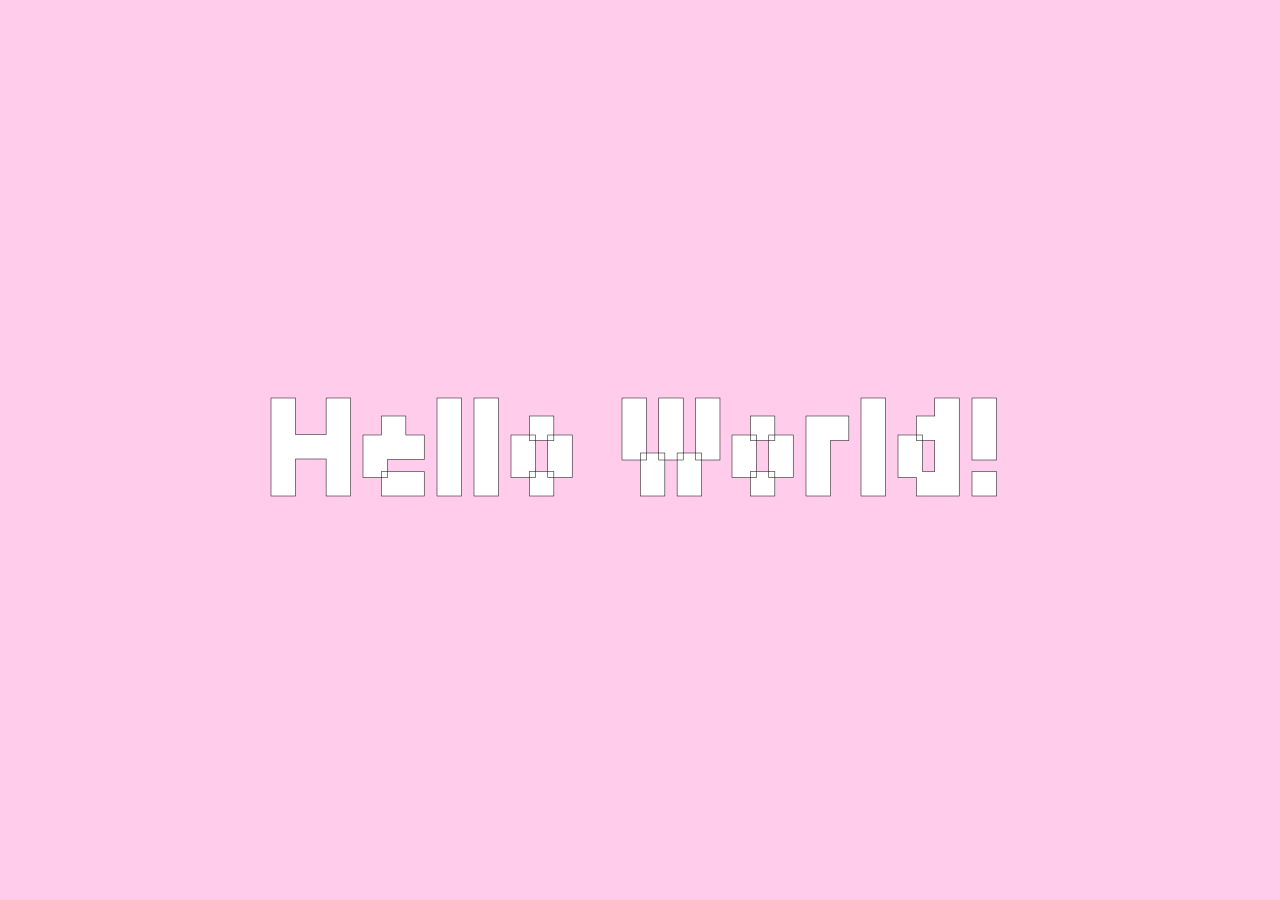
<file: index.html>
<!DOCTYPE html>
<html lang="en">
<head>
    <meta charset="UTF-8">
    <meta name="viewport" content="width=device-width, initial-scale=1.0">
    <title>Hello World estilizado</title>

    <link rel="preconnect" href="https://fonts.googleapis.com">
    <link rel="preconnect" href="https://fonts.gstatic.com" crossorigin>
    <link href="https://fonts.googleapis.com/css2?family=Tiny5&display=swap" rel="stylesheet">

    <link rel="stylesheet" href="style.css">

</head>
<body>
    <h1>Hello World!</h1>
</body>
</html>
</file>
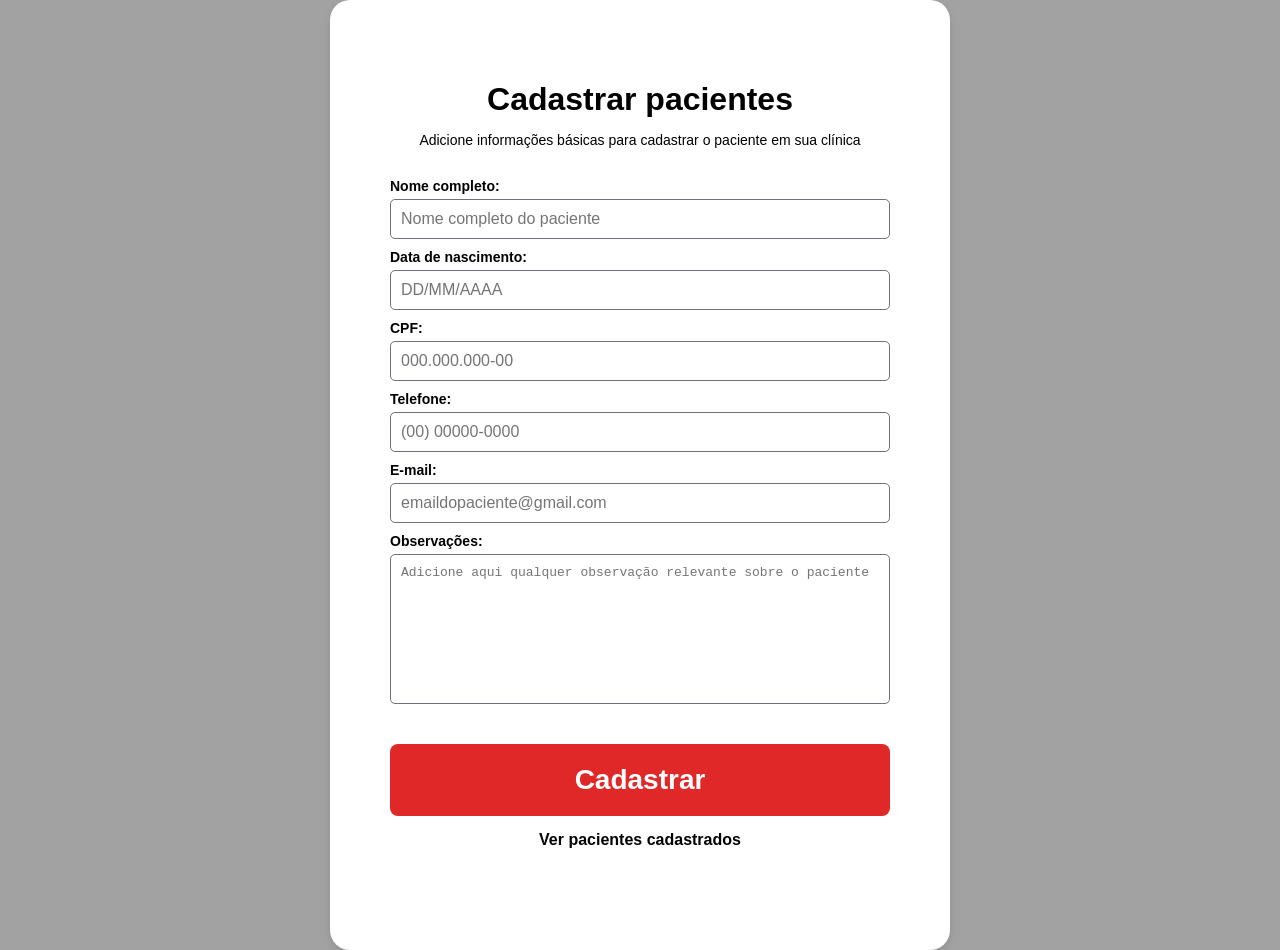
<file: Atividade 4/index.html>
<!DOCTYPE html>
<html lang="pt-BR">
<head>
    <meta charset="UTF-8">
    <meta name="viewport" content="width=device-width, initial-scale=1.0">
    <title>Cadastro de pacientes</title>
    <link rel="stylesheet" href="style.css">
</head>
<body>
    <div class="card-container">
        <header>
            <h1>Cadastrar pacientes</h1>
            <p>Adicione informações básicas para cadastrar o paciente em sua clínica</p>
        </header>
        <form id="form-cadastro">
            <div class = "input-group">
                <label for = "nome_completo">Nome completo:</label>
                <input type="text" id="nome_completo" required placeholder="Nome completo do paciente">
            </div>

            <div class = "input-group">
                <label for = "data_nascimento"> Data de nascimento: </label>
                <input
                    type="text"
                    id="data_nascimento"
                    required
                    placeholder="DD/MM/AAAA"
                    pattern="\d{2}/\d{2}/\d{4}"
                    title="Digite a data no formato DD/MM/AAAA"
                >
            </div>

            <div class = "input-group">
                <label for = "cpf">CPF:</label>
                <input type = "text" id="cpf" required placeholder="000.000.000-00">
            </div>

            <div class = "input-group">
                <label for = "telefone">Telefone:</label>
                <input type = "tel" id="telefone" required placeholder="(00) 00000-0000">
            </div>

            <div class = "input-group">
                <label for = "email">E-mail:</label>
                <input type = "email" id="email" required placeholder="emaildopaciente@gmail.com">
            </div>

            <div class = "input-group">
                <label for = "observacoes">Observações:</label>
                <textarea id="observacoes" placeholder="Adicione aqui qualquer observação relevante sobre o paciente"></textarea>
            </div>

            <button type="submit">Cadastrar</button>
        </form>

        <a href="lista.html" class="link-botao">Ver pacientes cadastrados</a>

    </div>

    <script src="script.js"></script>

</body>
</html>
</file>
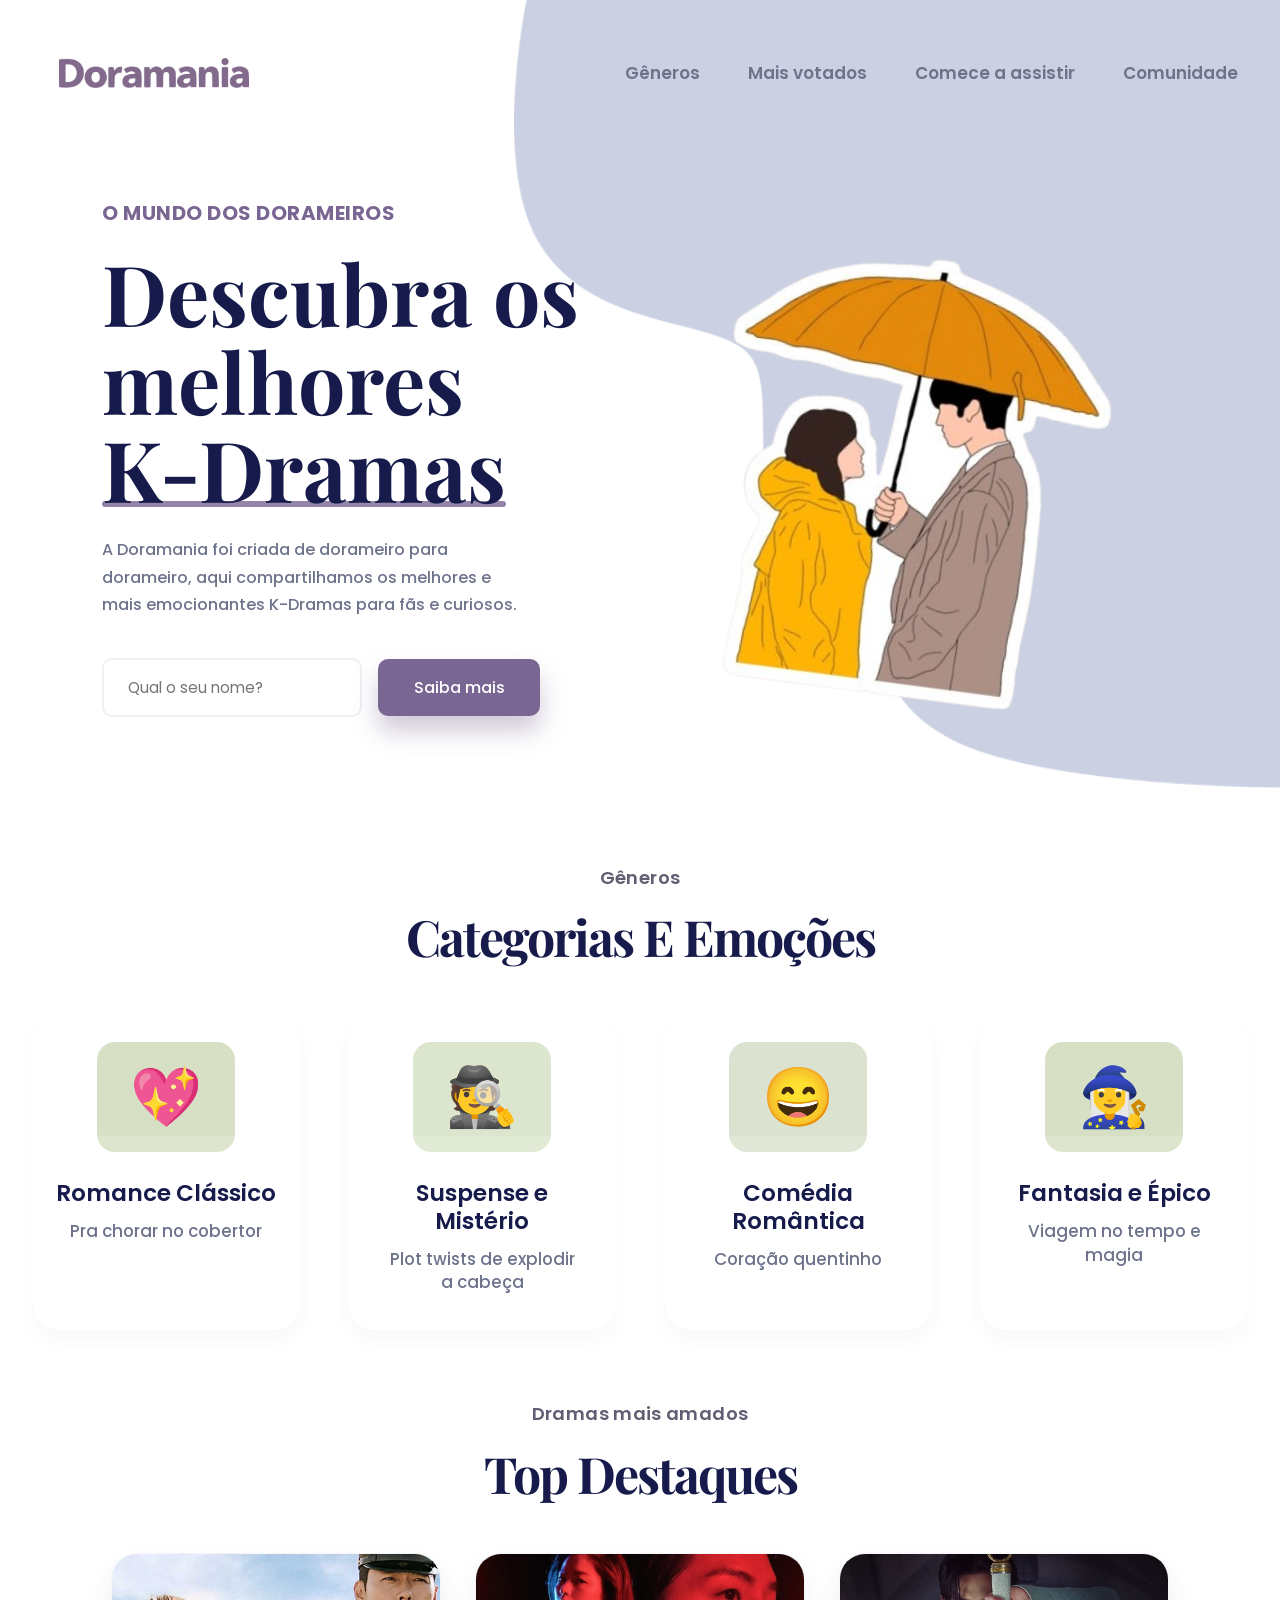
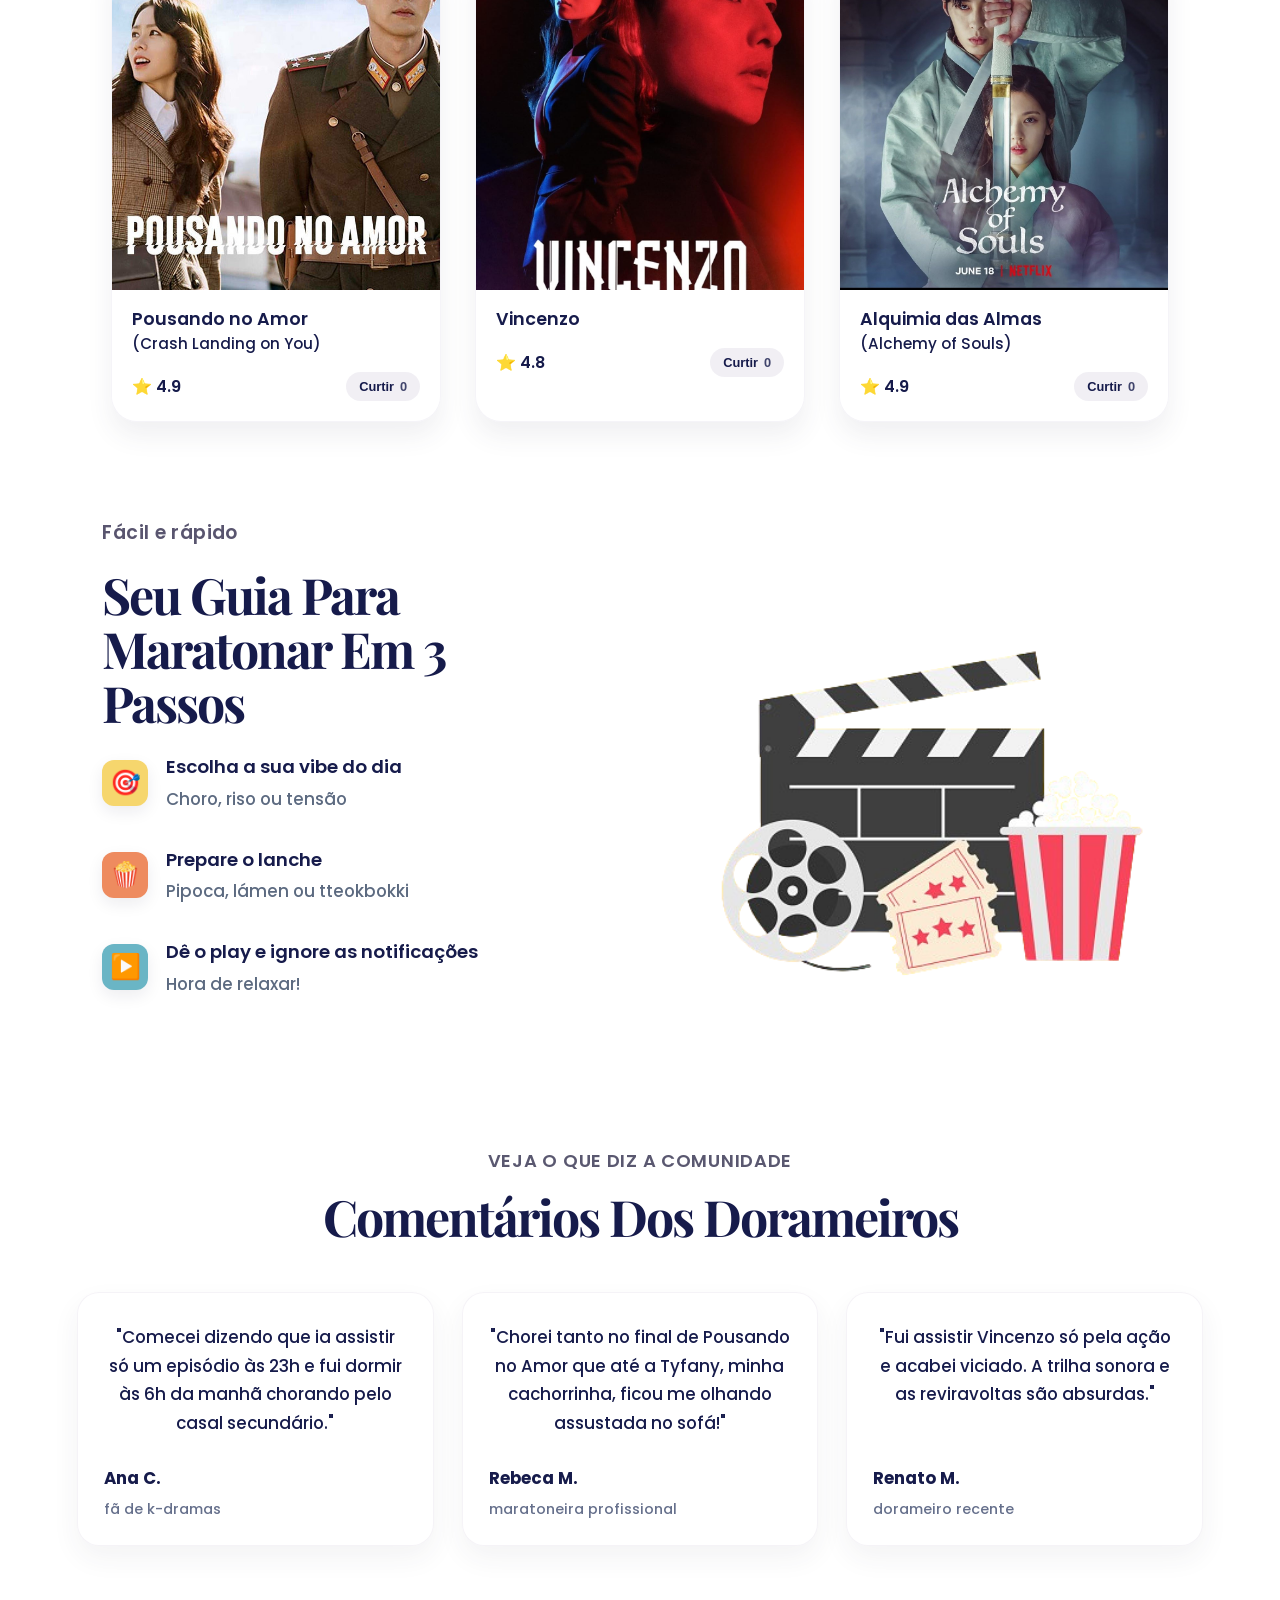
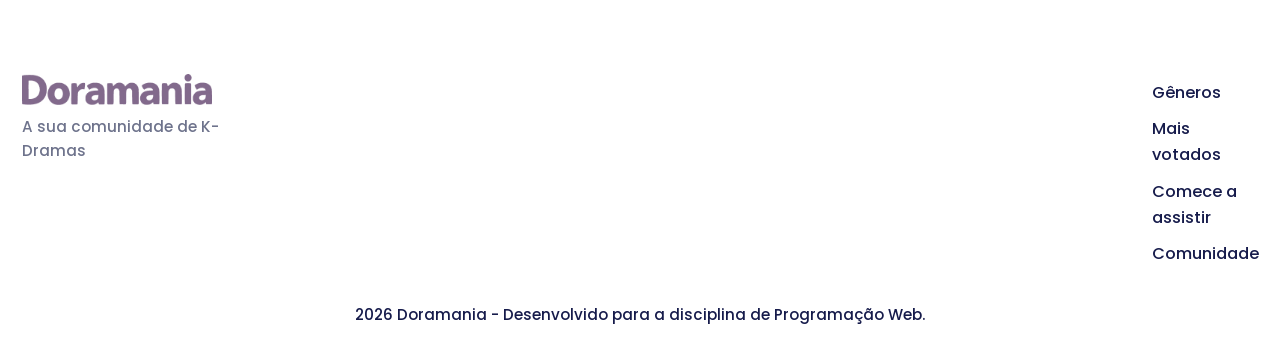
<file: Atividade_landing_page/index.html>
<!DOCTYPE html>
<html lang="pt-BR">
  <head>
    <meta charset="UTF-8" />
    <meta name="viewport" content="width=device-width, initial-scale=1.0" />
    <title>Doramania | O Mundo dos K-Dramas</title>

    <!-- Estilos e fontes do projeto -->
    <link rel="stylesheet" href="style.css" />
    <link rel="preconnect" href="https://fonts.googleapis.com" />
    <link rel="preconnect" href="https://fonts.gstatic.com" crossorigin />
    <link
      href="https://fonts.googleapis.com/css2?family=Playfair+Display:wght@700&family=Poppins:wght@400;500;600;700&display=swap"
      rel="stylesheet"
    />
  </head>

  <body>
    <!-- Cabeçalho da landing page -->
    <header class="navbar">
      <div class="logo" aria-label="Doramania logo">
        <img
          class="logo-image"
          src="imagens/doramania_logo.jpg"
          alt="Doramania"
          style="width: 190px; height: auto; display: block;"
        />
      </div>

      <nav class="nav-links" aria-label="Navegação principal">
        <a href="#generos">Gêneros</a>
        <a href="#destaques">Mais votados</a>
        <a href="#guia">Comece a assistir</a>
        <a href="#comunidade">Comunidade</a>
      </nav>

      <div class="nav-acoes">
        <button id="btn-tema" class="btn-outline" type="button">Modo escuro</button>
      </div>
    </header>

    <!-- Hero principal -->
    <section class="hero">
      <div class="hero-texto">
        <span class="tag-topo">O MUNDO DOS DORAMEIROS</span>
        <h1 id="titulo-boas-vindas">
          Descubra os melhores <br /><span class="destaque-linha">K-Dramas</span>
        </h1>
        <p>
          A Doramania foi criada de dorameiro para dorameiro, aqui compartilhamos
          os melhores e mais emocionantes K-Dramas para fãs e curiosos.
        </p>

        <div class="bloco-interativo">
          <input type="text" id="input-nome" placeholder="Qual o seu nome?" />
          <button id="btn-saiba-mais" class="btn-cta" type="button">Saiba mais</button>
        </div>
      </div>

      <div class="hero-imagem">
        <img src="imagens/image-hero.png" alt="Imagem do k-drama Pretendente Surpresa" />
      </div>
    </section>

    <!-- Seção de gêneros -->
    <section id="generos" class="secao-centro">
      <span class="subtitulo-secao">Gêneros</span>
      <h2 class="titulo-secao">Categorias E Emoções</h2>

      <div class="grid-generos">
        <div class="card-genero">
          <div class="icone-genero">💖</div>
          <h3>Romance Clássico</h3>
          <p>Pra chorar no cobertor</p>
        </div>

        <div class="card-genero ativo">
          <div class="icone-genero">🕵️</div>
          <h3>Suspense e Mistério</h3>
          <p>Plot twists de explodir a cabeça</p>
        </div>

        <div class="card-genero">
          <div class="icone-genero">😄</div>
          <h3>Comédia Romântica</h3>
          <p>Coração quentinho</p>
        </div>

        <div class="card-genero">
          <div class="icone-genero">🧙‍♀️</div>
          <h3>Fantasia e Épico</h3>
          <p>Viagem no tempo e magia</p>
        </div>
      </div>
    </section>

    <!-- Seção de destaques -->
    <section id="destaques" class="secao-centro">
      <span class="subtitulo-secao">Dramas mais amados</span>
      <h2 class="titulo-secao">Top Destaques</h2>

      <div class="grid-destaques">
        <article class="card-destaque">
          <img src="imagens/pousando-no-amor.jpg" alt="Pousando no Amor" />
          <div class="card-destaque-corpo">
            <h4>
              Pousando no Amor <br /><span class="sub-titulo-card">(Crash Landing on You)</span>
            </h4>
            <div class="linha-avaliacao">
              <span>⭐ 4.9</span>
              <button class="btn-curtir" type="button">Curtir <span class="contador">0</span></button>
            </div>
          </div>
        </article>

        <article class="card-destaque">
          <img src="imagens/vincenzo.jpg" alt="Vincenzo" />
          <div class="card-destaque-corpo">
            <h4>Vincenzo</h4>
            <div class="linha-avaliacao">
              <span>⭐ 4.8</span>
              <button class="btn-curtir" type="button">Curtir <span class="contador">0</span></button>
            </div>
          </div>
        </article>

        <article class="card-destaque">
          <img src="imagens/alquimia das almas.jpg" alt="Alquimia das Almas" />
          <div class="card-destaque-corpo">
            <h4>
              Alquimia das Almas <br /><span class="sub-titulo-card">(Alchemy of Souls)</span>
            </h4>
            <div class="linha-avaliacao">
              <span>⭐ 4.9</span>
              <button class="btn-curtir" type="button">Curtir <span class="contador">0</span></button>
            </div>
          </div>
        </article>
      </div>
    </section>

    <!-- Seção de guia para maratonar -->
    <section id="guia" class="secao-passos">
      <div class="passos-info">
        <span class="subtitulo-secao">Fácil e rápido</span>
        <h2 class="titulo-secao">Seu Guia Para Maratonar Em 3 Passos</h2>

        <div class="item-passo">
          <div class="icone-passo amarelo">🎯</div>
          <div>
            <h4>Escolha a sua vibe do dia</h4>
            <p>Choro, riso ou tensão</p>
          </div>
        </div>

        <div class="item-passo">
          <div class="icone-passo laranja">🍿</div>
          <div>
            <h4>Prepare o lanche</h4>
            <p>Pipoca, lámen ou tteokbokki</p>
          </div>
        </div>

        <div class="item-passo">
          <div class="icone-passo azul">▶️</div>
          <div>
            <h4>Dê o play e ignore as notificações</h4>
            <p>Hora de relaxar!</p>
          </div>
        </div>
      </div>

      <div class="passos-imagem">
        <img src="imagens/maratonar.png" alt="Claquete e pipoca" style="border-radius: 20px;" />
      </div>
    </section>

    <!-- Comunidade -->
    <section id="comunidade" class="secao-centro">
      <span class="subtitulo-secao">VEJA O QUE DIZ A COMUNIDADE</span>
      <h2 class="titulo-secao">Comentários Dos Dorameiros</h2>

      <div class="grid-comentarios">
        <div class="comentario-box">
          <p>
            "Comecei dizendo que ia assistir só um episódio às 23h e fui dormir às 6h da manhã
            chorando pelo casal secundário."
          </p>
          <div class="autor-comentario">
            <strong>Ana C.</strong>
            <span>fã de k-dramas</span>
          </div>
        </div>

        <div class="comentario-box">
          <p>
            "Chorei tanto no final de Pousando no Amor que até a Tyfany, minha cachorrinha,
            ficou me olhando assustada no sofá!"
          </p>
          <div class="autor-comentario">
            <strong>Rebeca M.</strong>
            <span>maratoneira profissional</span>
          </div>
        </div>

        <div class="comentario-box">
          <p>
            "Fui assistir Vincenzo só pela ação e acabei viciado. A trilha sonora e as reviravoltas
            são absurdas."
          </p>
          <div class="autor-comentario">
            <strong>Renato M.</strong>
            <span>dorameiro recente</span>
          </div>
        </div>
      </div>
    </section>

    <!-- Rodapé -->
    <footer class="rodape">
      <div class="rodape-conteudo">
        <div class="rodape-marca">
          <img
            class="footer-logo-image"
            src="imagens/doramania_logo.jpg"
            alt="Doramania"
            style="width: 190px; height: auto; display: block; margin-bottom: 10px;"
          />
          <p>A sua comunidade de K-Dramas</p>
        </div>

        <div class="rodape-links-footer">
          <a href="#generos">Gêneros</a>
          <a href="#destaques">Mais votados</a>
          <a href="#guia">Comece a assistir</a>
          <a href="#comunidade">Comunidade</a>
        </div>
      </div>

      <div class="copyright">
        <p>2026 Doramania - Desenvolvido para a disciplina de Programação Web.</p>
      </div>
    </footer>

    <script src="script.js"></script>
  </body>
</html>
</file>
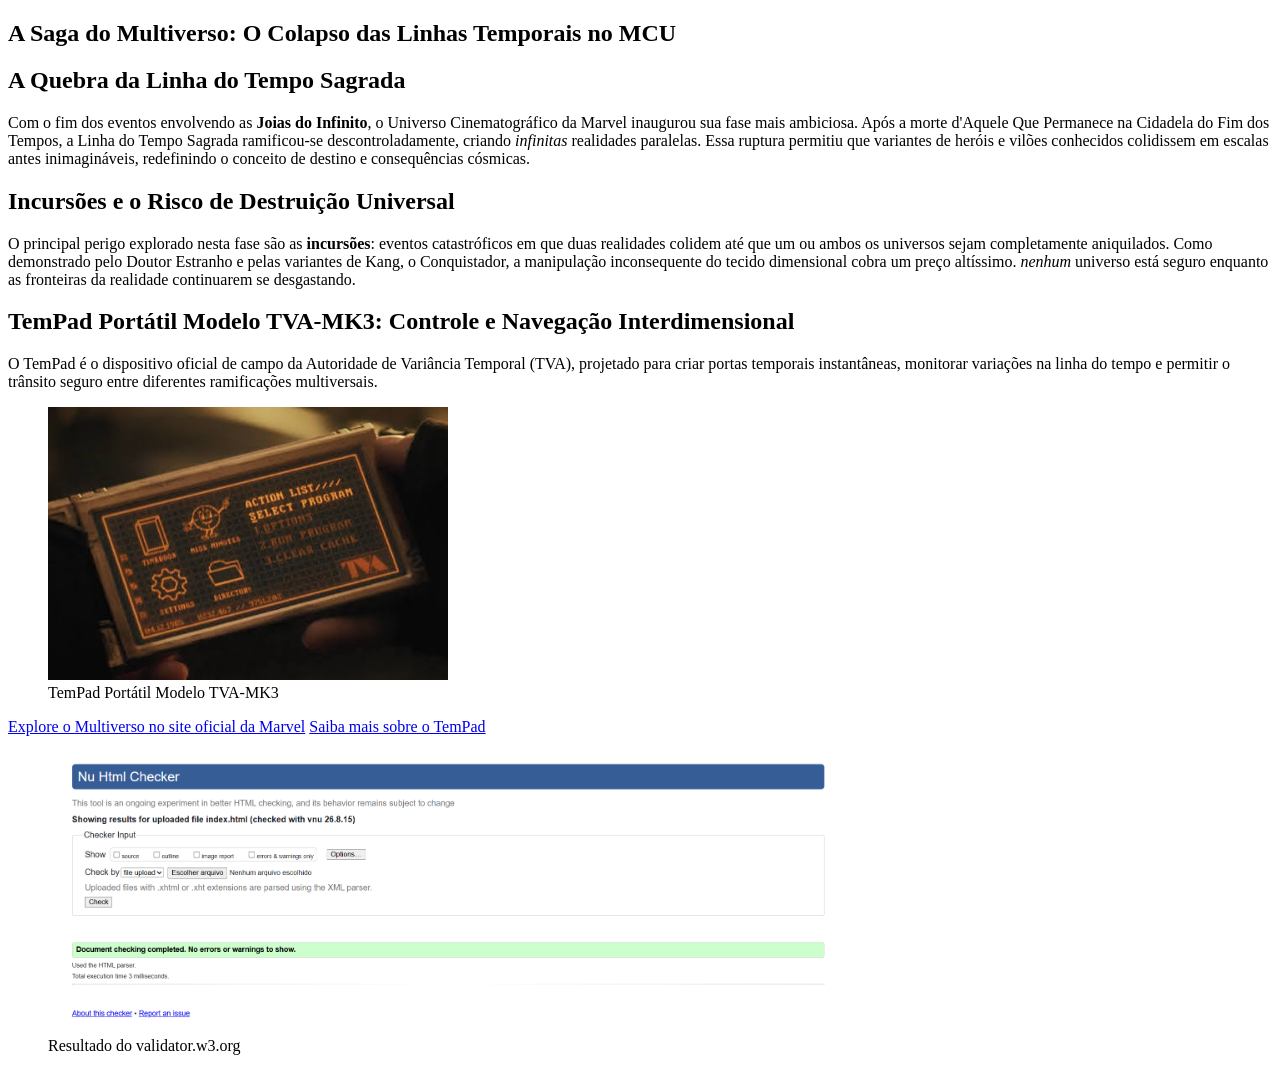
<file: Aula 2/index.html>
<!DOCTYPE html> 
<html lang="pt-br">
    <head>
        <meta charset="UTF-8">
        <meta name="viewport" content="width=device-width, initial-scale=1.0">
        <title>Marvel Studios: Guia da Saga do Multiverso</title>
    </head>
    
    <body>
        <section>
            <h1>A Saga do Multiverso: O Colapso das Linhas Temporais no MCU</h1>

            <h2>A Quebra da Linha do Tempo Sagrada</h2>
            <p>Com o fim dos eventos envolvendo as <strong>Joias do Infinito</strong>, o Universo Cinematográfico da Marvel inaugurou sua fase mais ambiciosa. Após a morte d'Aquele Que Permanece na Cidadela do Fim dos Tempos, a Linha do Tempo Sagrada ramificou-se descontroladamente, criando <em>infinitas</em> realidades paralelas. Essa ruptura permitiu que variantes de heróis e vilões conhecidos colidissem em escalas antes inimagináveis, redefinindo o conceito de destino e consequências cósmicas.</p>

            <h2>Incursões e o Risco de Destruição Universal</h2>
            <p>O principal perigo explorado nesta fase são as <strong>incursões</strong>: eventos catastróficos em que duas realidades colidem até que um ou ambos os universos sejam completamente aniquilados. Como demonstrado pelo Doutor Estranho e pelas variantes de Kang, o Conquistador, a manipulação inconsequente do tecido dimensional cobra um preço altíssimo. <em>nenhum</em> universo está seguro enquanto as fronteiras da realidade continuarem se desgastando.</p>
        </section>

        <section>
            <h2>TemPad Portátil Modelo TVA-MK3: Controle e Navegação Interdimensional</h2>

            <p>
                O TemPad é o dispositivo oficial de campo da Autoridade de Variância Temporal (TVA), projetado para criar portas temporais instantâneas, monitorar variações na linha do tempo e permitir o trânsito seguro entre diferentes ramificações multiversais.
            </p>

            <figure>
                <img src="../images/tempad.jpg" alt="TemPad Portátil Modelo TVA-MK3" width="400">
                <figcaption>TemPad Portátil Modelo TVA-MK3</figcaption>
            </figure>
        </section>
        <a href="https://www.marvel.com" target="_blank">Explore o Multiverso no site oficial da Marvel</a>
        <a href="tempad.html">Saiba mais sobre o TemPad</a>

        <figure>
            <img src="../images/validator.png" alt="Validador de HTML" width="800">
            <figcaption>Resultado do validator.w3.org</figcaption>
        </figure>

    </body>
</html>
</file>
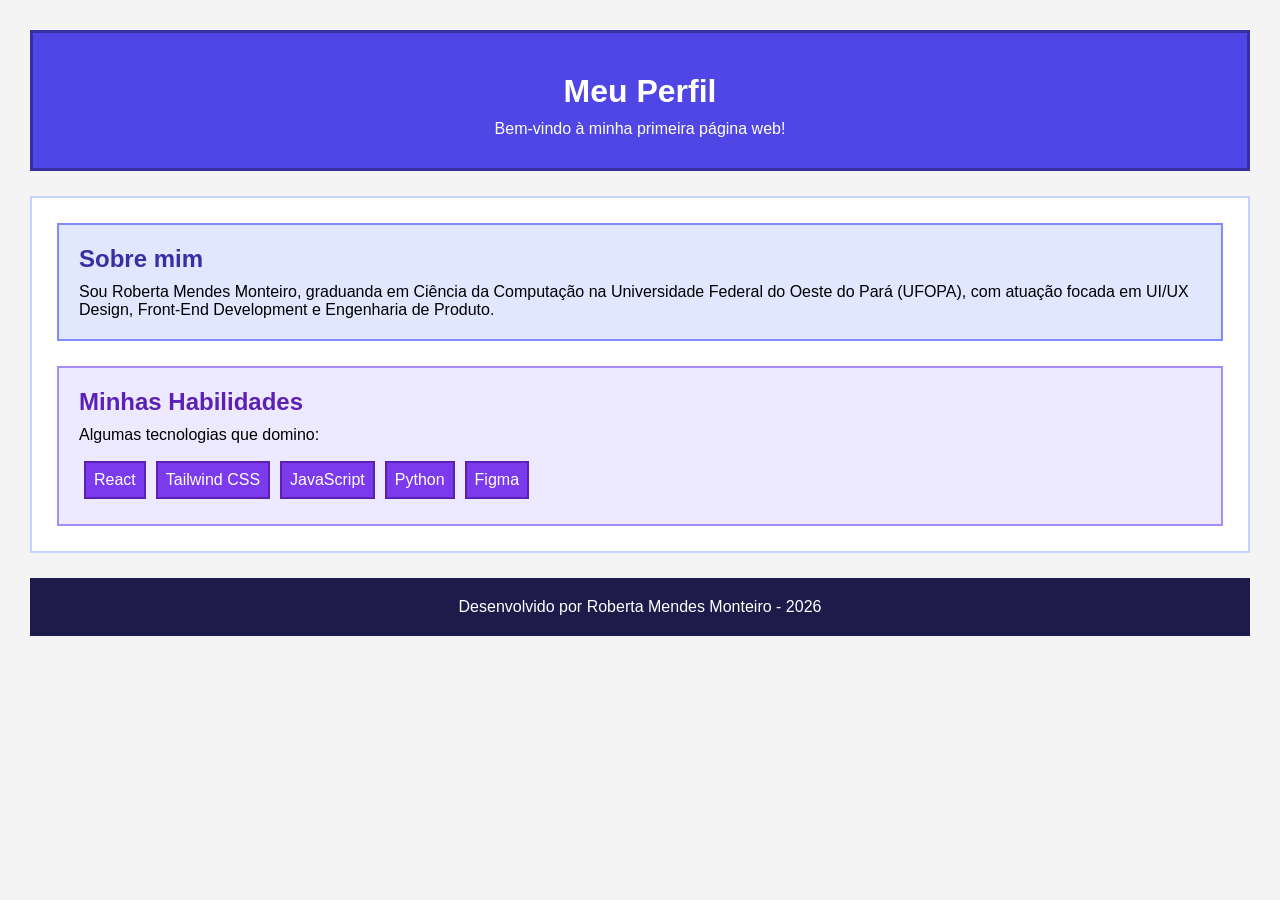
<file: Aula 3/index.html>
<!DOCTYPE html>
<html lang="pt-br">
<head>
    <meta charset="UTF-8">
    <meta name="viewport" content="width=device-width, initial-scale=1.0">
    <title>Curriculum</title>
    <link rel="stylesheet" href="style.css">
</head>
<body>

    <header class="cabecalho">
        <h1>Meu Perfil</h1>
        <p>Bem-vindo à minha primeira página web!</p>
    </header>

    <main class="conteudo">
        <div class="sobre">
            <h2 class="sobre_h2">Sobre mim</h2>
            <p>
                Sou Roberta Mendes Monteiro, graduanda em Ciência da Computação na Universidade Federal do Oeste do Pará (UFOPA), com atuação focada em UI/UX Design, Front-End Development e Engenharia de Produto.
            </p>
        </div>

        <div class="habilidades"> 
            <h2>Minhas Habilidades</h2>
            <p>Algumas tecnologias que domino:</p>
            <div class="lista-habilidades">
                <span>React</span>
                <span>Tailwind CSS</span>
                <span>JavaScript</span>
                <span>Python</span>
                <span>Figma</span>
            </div>
        </div>
    </main>

    <footer class="rodape">
        <p>Desenvolvido por Roberta Mendes Monteiro - 2026</p>
    </footer>

</body>
</html>
</file>
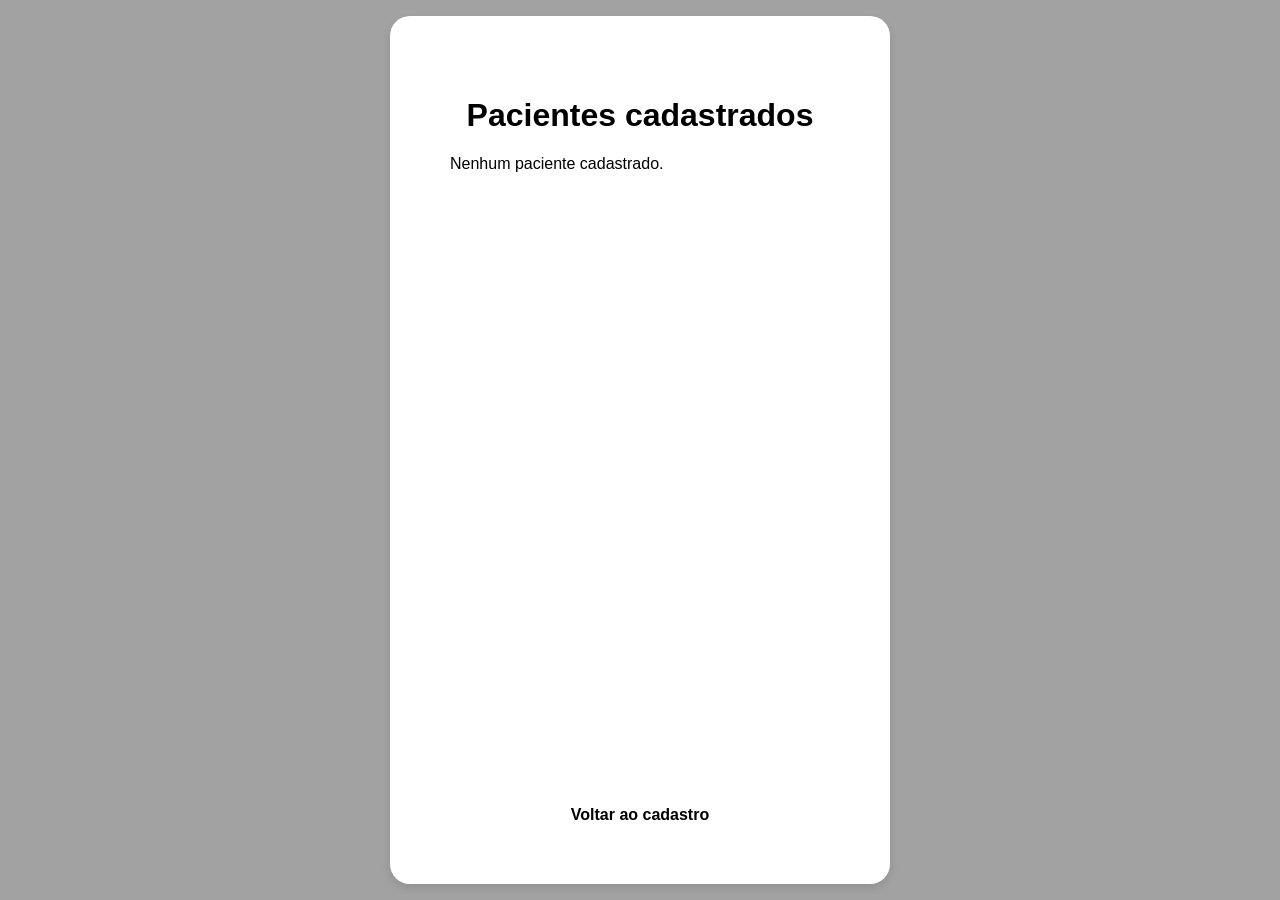
<file: Atividade 4/lista.html>
<!DOCTYPE html>
<html lang="pt-BR">
<head>
    <meta charset="UTF-8">
    <meta name="viewport" content="width=device-width, initial-scale=1.0">
    <title>Lista de pacientes</title>
    <link rel="stylesheet" href="style.css">
</head>
<body>
    <div class="card-container lista-pacientes">
        <header>
            <h1>Pacientes cadastrados</h1>
        </header>

        <div id="lista-pacientes-container"></div>

        <a href="index.html" class="link-botao">Voltar ao cadastro</a>
    </div>

    <script src="script.js"></script>

</body>
</html>
</file>
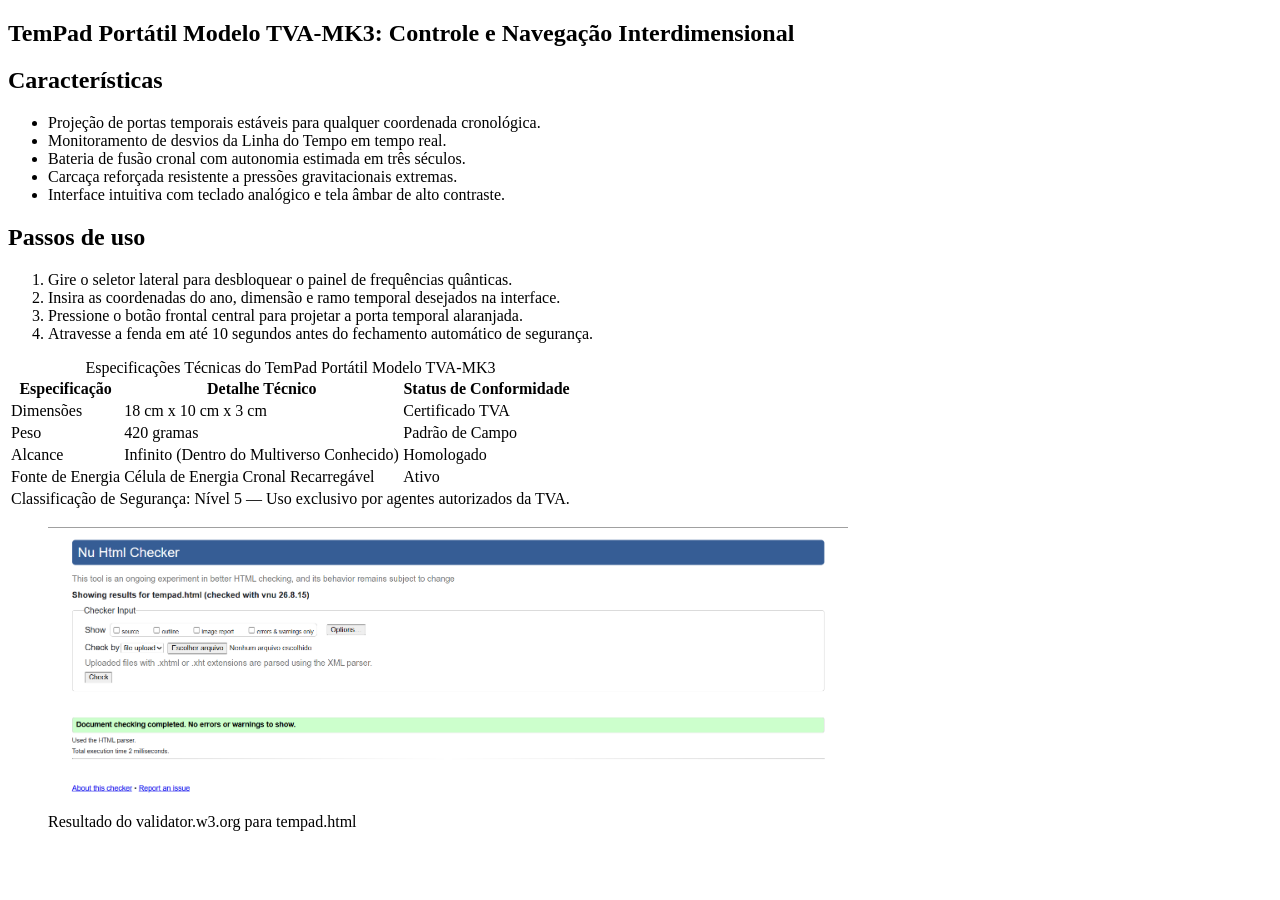
<file: Aula 2/tempad.html>
<!DOCTYPE html>
<html lang="pt-br">
<head>
    <meta charset="UTF-8">
    <meta name="viewport" content="width=device-width, initial-scale=1.0">
    <title>TemPad Portátil Modelo TVA-MK3</title>
</head>
<body>
    <section>
        <h1>TemPad Portátil Modelo TVA-MK3: Controle e Navegação Interdimensional</h1>
        <h2>Características</h2>
            <ul>
                <li>Projeção de portas temporais estáveis para qualquer coordenada cronológica.</li>
                <li>Monitoramento de desvios da Linha do Tempo em tempo real.</li>
                <li>Bateria de fusão cronal com autonomia estimada em três séculos.</li>
                <li>Carcaça reforçada resistente a pressões gravitacionais extremas.</li>
                <li>Interface intuitiva com teclado analógico e tela âmbar de alto contraste.</li>
            </ul>

            <h2>Passos de uso</h2>
            <ol>
                <li>Gire o seletor lateral para desbloquear o painel de frequências quânticas.</li>
                <li>Insira as coordenadas do ano, dimensão e ramo temporal desejados na interface.</li>
                <li>Pressione o botão frontal central para projetar a porta temporal alaranjada.</li>
                <li>Atravesse a fenda em até 10 segundos antes do fechamento automático de segurança.</li>
            </ol>

        <table>
            <caption>Especificações Técnicas do TemPad Portátil Modelo TVA-MK3</caption>
            <thead>
                <tr>
                    <th>Especificação</th>
                    <th>Detalhe Técnico</th>
                    <th>Status de Conformidade</th>
                </tr>
            </thead>
            <tbody>
                <tr> 
                    <td>Dimensões</td> 
                    <td>18 cm x 10 cm x 3 cm</td> 
                    <td>Certificado TVA</td> 
                </tr>
                <tr> 
                    <td>Peso</td>
                    <td>420 gramas</td>
                    <td>Padrão de Campo</td>
                </tr>
                <tr> 
                    <td>Alcance</td>
                    <td>Infinito (Dentro do Multiverso Conhecido)</td>
                    <td>Homologado</td>
                </tr>
                <tr> 
                    <td>Fonte de Energia</td>
                    <td>Célula de Energia Cronal Recarregável</td>
                    <td>Ativo</td>
                </tr>
            </tbody>
            <tfoot>
                <tr>
                    <td colspan="3">Classificação de Segurança: Nível 5 — Uso exclusivo por agentes autorizados da TVA.</td>
                </tr>
            </tfoot>
        </table>
    </section>

    <figure>
        <img src="../images/validator tempad.png" alt="Validador de HTML do TemPad" width="800">
        <figcaption>Resultado do validator.w3.org para tempad.html</figcaption>
    </figure>
</body>
</html>
</file>
<file: style.css>
* {
    margin: 0;
    padding: 0;
    box-sizing: border-box;
}

body {
    display: flex;
    flex-direction: column;
    align-items: center;
    justify-content: center;
    height: 100vh;
    background-color: #FFCCEB;
}

h1 {
    font-family: "Tiny5", sans-serif;
    font-size: 146.54px;
    color: #FFFF;
    -webkit-text-stroke: 0.5px #000000;
    transition: transform 0.3s ease-in-out;
    cursor: default;
}

h1:hover {
    transform: scale(1.1);
}
</file>
<file: Atividade 4/style.css>
body {
    font-family: Arial, sans-serif;
    background-color: #a2a2a2;
    display: flex;
    justify-content: center;
    align-items: center;
    min-height: 100vh;
    margin: 0;
}

.card-container {
    background-color: #fff;
    padding: 60px;
    border-radius: 20px;
    box-shadow: 0 4px 8px rgba(0,0,0,0.1);
    width: 100%;
    max-width: 500px;
    height: 100%;
    height: 830px;
}

.lista-pacientes {
    box-sizing: border-box;
    display: flex;
    flex-direction: column;
    height: calc(100vh - 32px);
    max-height: 950px;
}

.lista-pacientes header,
.lista-pacientes .link-botao {
    flex: none;
}

#lista-pacientes-container {
    flex: 1;
    min-height: 0;
    overflow-y: auto;
}

header h1{
    text-align: center;
    margin-bottom: 5px;
}

header p {
    text-align: center;
    margin-bottom: 30px;
    font-size: 14px;
}

.input-group {
    display: flex;
    flex-direction: column;
    margin-bottom: 10px;
}

.input-group label {
    margin-bottom: 5px;
    font-weight: bold;
    font-size: 14px;
    color: #000000;
}

.input-group input, .input-group textarea {
    box-sizing: border-box;
    width: 100%;
    padding: 10px;
    border: 1px solid #6C727F;
    border-radius: 5px;
    font-size: 1em;
}

.input-group textarea {
    height: 150px;
    resize: none;
}

button {
    background-color: #E12828; 
    color: white;
    border: none;
    padding: 20px 60px;
    width: 100%;
    border-radius: 8px;
    font-size: 28px;
    cursor: pointer;
    font-weight: bold;
    margin-top: 30px;
}

button:hover {
    background-color: #b91c1c;
}

.link-botao {
    display: block;
    text-align: center;
    margin-top: 15px;
    color: #000;
    text-decoration: none;
    font-weight: bold;
}

.link-botao:hover {
    text-decoration: underline;
}

.paciente-card {
    border-radius: 8px;
    padding: 15px;
    margin-bottom: 15px;
}

.paciente-card p {
    margin: 5px 0;
    font-size: 0.9em;
}

.btn-deletar {
    background-color: #dc2626;
    display: block;
    width: auto;
    padding: 8px 15px;
    font-size: 0.9em;
    margin-top: 10px;
    margin-left: auto;
    margin-right: auto;
    margin-bottom: 24px;
}

.cartao-paciente{
    border: 1px solid #6C727F;
    border-radius: 8px;
    padding: 15px;
    margin-bottom: 15px;
}
</file>
<file: Atividade_landing_page/style.css>
* {
  margin: 0;
  padding: 0;
  box-sizing: border-box;
}

html {
  scroll-behavior: smooth;
}

/* ===== Variáveis globais ===== */
:root {
  --bg-claro: #ffffff;
  --bg-secao: #fcfcfd;
  --azul-marinho: #161b4b; 
  --roxo-acastanhado: #7a6693; 
  --texto-cinza: #6e738c; 
  --sombra-botao: rgba(122, 102, 147, 0.35);
  --bg-body-dark: #0b1220;
  --bg-card-dark: #111c2e;
  --bg-surface-dark: #18253d;
  --text-dark: #f8fafc;
  --muted-dark: #d4dbe8;
  --soft-dark: #b7c2d9;
  --border-dark: rgba(148, 163, 184, 0.28);
  --ring-dark: rgba(168, 85, 247, 0.4);
}

/* ===== Base do layout ===== */
body {
  position: relative;
  font-family: 'Poppins', sans-serif;
  background-color: var(--bg-claro);
  color: var(--azul-marinho);
  line-height: 1.6;
  overflow-x: hidden; 
}

body.dark-mode {
  background: radial-gradient(circle at top right, rgba(114, 92, 177, 0.18), transparent 30%),
    linear-gradient(180deg, var(--bg-body-dark) 0%, #0f172a 100%);
  color: var(--text-dark);
  transition: background-color 0.25s ease, color 0.25s ease;
}

body.dark-mode .navbar,
body.dark-mode .hero,
body.dark-mode .secao-centro,
body.dark-mode .secao-passos,
body.dark-mode .rodape {
  background-color: transparent;
}

body.dark-mode .tag-topo,
body.dark-mode #titulo-boas-vindas,
body.dark-mode .titulo-secao,
body.dark-mode .card-genero h3,
body.dark-mode .card-destaque h4,
body.dark-mode .item-passo h4,
body.dark-mode .autor-comentario strong,
body.dark-mode .rodape-links-footer a,
body.dark-mode .copyright,
body.dark-mode .card-genero p,
body.dark-mode .card-genero .item-passo p {
  color: var(--text-dark);
}

body.dark-mode .nav-links a,
body.dark-mode .hero-texto p,
body.dark-mode .subtitulo-secao,
body.dark-mode .item-passo p,
body.dark-mode .rodape-marca p,
body.dark-mode .autor-comentario span,
body.dark-mode .comentario-box p,
body.dark-mode .card-genero p {
  color: var(--muted-dark);
}

body.dark-mode .nav-links a:hover {
  color: #ffffff;
}

body.dark-mode .card-genero,
body.dark-mode .card-destaque,
body.dark-mode .comentario-box,
body.dark-mode .btn-outline,
body.dark-mode .btn-curtir,
body.dark-mode .item-passo {
  background-color: rgba(17, 28, 46, 0.92);
  border: 1px solid var(--border-dark);
  box-shadow: 0 8px 22px rgba(15, 23, 42, 0.25);
}

body.dark-mode .btn-outline,
body.dark-mode .btn-curtir {
  color: var(--text-dark);
}

body.dark-mode .btn-outline:hover,
body.dark-mode .btn-curtir:hover {
  background-color: rgba(168, 85, 247, 0.12);
  border-color: rgba(192, 132, 252, 0.65);
  color: #ffffff;
  box-shadow: 0 0 0 3px var(--ring-dark);
}

body.dark-mode .btn-outline {
  border-color: rgba(148, 163, 184, 0.6);
}

body.dark-mode .saiba-mais-mensagem {
  color: #e9d5ff;
}

body.dark-mode .input,
body.dark-mode input[type="text"],
body.dark-mode #input-nome {
  background: rgba(15, 23, 42, 0.9);
  color: var(--text-dark);
  border-color: var(--border-dark);
}

body.dark-mode #input-nome::placeholder {
  color: var(--soft-dark);
}

.saiba-mais-mensagem {
  margin-top: 1rem;
  color: var(--roxo-acastanhado);
  font-weight: 600;
  min-height: 24px;
}

body.dark-mode .saiba-mais-mensagem {
  color: #d9d9ff;
}

body::before {
  content: '';
  position: absolute;
  top: 0;
  right: 0;
  width: 766.31px;
  height: 872.58px;
  background-image: url('imagens/background_detail.png');
  background-repeat: no-repeat;
  background-size: contain;
  background-position: top right;
  pointer-events: none;
  z-index: 0;
  opacity: 0.9;
}

/* ===== Navbar ===== */
.navbar {
  display: flex;
  align-items: center;
  width: 1381px;
  height: 136px;
  position: relative;
  left: 59px;
  top: 5px;
  padding: 0 0 0 0;
  z-index: 10;
  background: transparent;
}

.navbar > *:last-child {
  margin-right: 0;
}

.logo {
  display: flex;
  align-items: center;
  justify-content: flex-start;
  width: 254px;
  height: 40.81px;
  margin-left: 0;
  flex-shrink: 0;
}

.logo img {
  width: 254px;
  height: 40.81px;
  object-fit: contain;
  display: block;
}

.nav-links {
  display: flex;
  align-items: center;
  justify-content: flex-end;
  gap: 48px;
  margin-left: auto;
  margin-right: 0;
}

.nav-links a {
  text-decoration: none;
  color: var(--texto-cinza);
  font-weight: 600;
  font-size: 17px;
  line-height: 1;
  letter-spacing: 0;
  white-space: nowrap;
  transition: color 0.2s;
}

.nav-acoes {
  margin-left: 48px;
  display: flex;
  align-items: center;
  justify-content: flex-end;
  margin-right: 0;
}

.nav-links a:hover {
  color: var(--azul-marinho);
}

.btn-outline {
  background: transparent;
  border: 1px solid var(--texto-cinza);
  color: var(--texto-cinza);
  padding: 0.7rem 1.2rem;
  border-radius: 6px;
  cursor: pointer;
  font-family: 'Poppins', sans-serif;
  font-weight: 500;
  font-size: 17px;
  line-height: 1;
  transition: all 0.2s;
}

.btn-outline:hover {
  background-color: var(--azul-marinho);
  border-color: var(--azul-marinho);
  color: #fff;
}

button:focus-visible,
a:focus-visible,
input:focus-visible {
  outline: 3px solid rgba(168, 85, 247, 0.45);
  outline-offset: 3px;
}

/* ===== Seções do conteúdo ===== */
.secao-centro {
  position: relative;
  padding: 54px 6% 0;
  max-width: 1320px;
  margin: 0 auto;
  text-align: center;
}

.subtitulo-secao {
  display: inline-block;
  color: #615d72;
  font-size: 18px;
  font-weight: 600;
  letter-spacing: 0.02em;
  margin-bottom: 18px;
}

.titulo-secao {
  font-family: 'Playfair Display', serif;
  font-size: 50px;
  line-height: 1.08;
  letter-spacing: -0.04em;
  color: var(--azul-marinho);
  margin-bottom: 52px;
}

.grid-generos {
  display: grid;
  grid-template-columns: repeat(4, minmax(220px, 1fr));
  gap: 96px;
  align-items: center;
  justify-items: center;
  justify-content: center;
  width: min(100%, 1120px);
  margin: 0 auto;
  padding: 0 18px 30px;
}

.card-genero {
  width: 267px;
  height: 314px;
  background: rgba(255, 255, 255, 0.25);
  border-radius: 26px;
  padding: 26px 22px 0;
  display: flex;
  flex-direction: column;
  align-items: center;
  justify-content: flex-start;
  text-align: center;
  box-shadow: 0 10px 18px rgba(75, 67, 92, 0.04);
  transition: transform 0.25s ease, box-shadow 0.25s ease;
}

.card-genero:hover {
  transform: scale(1.03);
  box-shadow: 0 18px 28px rgba(75, 67, 92, 0.08);
}

.card-genero .icone-genero {
  width: 138px;
  height: 110px;
  display: flex;
  align-items: center;
  justify-content: center;
  font-size: 58px;
  line-height: 1;
  border-radius: 18px 18px 18px 18px;
  background: rgba(188, 204, 158, 0.6);
  margin: 0 auto 28px;
  position: relative;
}

.card-genero:nth-child(2) .icone-genero {
  background: rgba(206, 220, 186, 0.7);
}

.card-genero:nth-child(3) .icone-genero {
  background: rgba(204, 215, 189, 0.7);
}

.card-genero:nth-child(4) .icone-genero {
  background: rgba(188, 204, 158, 0.6);
}

.card-genero h3 {
  color: var(--azul-marinho);
  font-size: clamp(1.1rem, 1.8vw, 1.8rem);
  font-weight: 600;
  line-height: 1.2;
  margin-bottom: 12px;
  max-width: 220px;
}

.card-genero p {
  color: var(--texto-cinza);
  font-size: 1.05rem;
  line-height: 1.4;
  max-width: 200px;
  font-weight: 500;
}

.card-genero .icone-genero::after {
  content: '';
  position: absolute;
  left: 0;
  bottom: -30px;
  width: 100%;
  height: 46px;
  background: rgba(255, 255, 255, 0.15);
  border-radius: 0 0 18px 18px;
}

.card-genero:nth-child(2) {
  transform: none;
}

.card-genero:nth-child(2):hover {
  transform: scale(1.03);
}

/* ===== Hero ===== */
.hero {
  position: relative;
  display: flex;
  align-items: center;
  justify-content: space-between;
  padding: 2rem 8% 4rem;
  min-height: 620px;
  z-index: 1;
}

.hero::before {
  content: none;
}

.hero-texto {
  flex: 1;
  position: relative;
  z-index: 2;
  padding-right: 2rem;
}

.tag-topo {
  color: var(--roxo-acastanhado);
  font-weight: 700;
  font-size: 20px;
  letter-spacing: 0.5px;
  display: block;
  margin-bottom: 1.2rem;
}

#titulo-boas-vindas {
  font-family: 'Playfair Display', serif;
  font-size: 84px; 
  line-height: 1.05;
  color: var(--azul-marinho);
  margin-bottom: 1.5rem;
}

.destaque-linha {
  position: relative;
  display: inline-block;
}

.destaque-linha::after {
  content: '';
  position: absolute;
  bottom: 5px;
  left: 0;
  width: 100%;
  height: 6px;
  background-color: var(--roxo-acastanhado);
  border-radius: 3px;
  opacity: 0.8;
  z-index: -1; 
}

.hero-texto p {
  color: var(--texto-cinza);
  font-size: 16px;
  font-weight: 500;
  max-width: 420px;
  margin-bottom: 2.5rem;
  line-height: 1.7;
}

.bloco-interativo {
  display: flex;
  gap: 1rem;
  align-items: center;
}

.btn-cta {
  background-color: var(--roxo-acastanhado);
  color: #fff;
  border: none;
  padding: 1rem 2.2rem;
  border-radius: 10px; 
  font-family: 'Poppins', sans-serif;
  font-weight: 500;
  font-size: 1rem;
  cursor: pointer;
  box-shadow: 0 15px 25px var(--sombra-botao); 
  transition: transform 0.2s, box-shadow 0.2s;
}

.btn-cta:hover {
  transform: translateY(-3px);
  box-shadow: 0 20px 30px var(--sombra-botao);
}

.bloco-interativo input {
  padding: 1rem 1.5rem;
  border: 2px solid #eef0f5;
  border-radius: 10px;
  font-family: 'Poppins', sans-serif;
  font-size: 0.95rem;
  width: 260px;
  outline: none;
  color: var(--azul-marinho);
  transition: border-color 0.2s;
}

.bloco-interativo input:focus {
  border-color: var(--roxo-acastanhado);
}

.hero-imagem {
  flex: 1;
  display: flex;
  justify-content: flex-end;
  align-items: flex-start;
  position: relative;
  z-index: 2;
  margin-top: 40px;
}

.hero-imagem img {
  width: min(42vw, 649px);
  height: auto;
  max-height: 649px;
  object-fit: contain;
  transform: rotate(7.49deg);
  transform-origin: center;
  margin-left: 0;
  margin-top: 0;
}

#destaques {
  padding-top: 40px;
  padding-bottom: 40px;
}

.grid-destaques {
  display: flex;
  justify-content: center;
  align-items: stretch;
  gap: 34px;
  flex-wrap: nowrap;
}

/* ===== Destaques ===== */
.card-destaque {
  width: 330px;
  flex: 0 0 330px;
  background: rgba(255, 255, 255, 0.3);
  border-radius: 26px;
  overflow: hidden;
  box-shadow: 0 14px 26px rgba(68, 63, 85, 0.08);
  border: 1px solid rgba(124, 120, 163, 0.08);
  transition: transform 0.25s ease, box-shadow 0.25s ease;
  display: flex;
  flex-direction: column;
}

.card-destaque:hover {
  transform: translateY(-4px);
  box-shadow: 0 18px 28px rgba(68, 63, 85, 0.12);
}

.card-destaque img {
  width: 100%;
  height: 336px;
  display: block;
  object-fit: cover;
}

.card-destaque-corpo {
  background: rgba(255, 255, 255, 0.34);
  padding: 18px 20px 20px;
}

.card-destaque h4 {
  color: var(--azul-marinho);
  font-size: 1.1rem;
  font-weight: 600;
  line-height: 1.35;
  margin-bottom: 16px;
  text-align: left;
}

.sub-titulo-card {
  display: inline-block;
  color: var(--azul-marinho);
  font-size: 0.95rem;
  font-weight: 500;
}

.linha-avaliacao {
  display: flex;
  align-items: center;
  justify-content: space-between;
  gap: 12px;
  color: var(--azul-marinho);
  font-size: 1rem;
  font-weight: 600;
}

.linha-avaliacao span {
  display: inline-flex;
  align-items: center;
  gap: 6px;
}

.btn-curtir {
  border: none;
  border-radius: 999px;
  background: rgba(122, 102, 147, 0.1);
  color: var(--azul-marinho);
  padding: 0.45rem 0.8rem;
  font-size: 0.8rem;
  font-weight: 600;
  cursor: pointer;
  display: inline-flex;
  align-items: center;
  gap: 6px;
}

.contador {
  opacity: 0.8;
}

/* ===== Guia / Passos ===== */
.secao-passos {
  display: flex;
  align-items: center;
  justify-content: center;
  gap: 90px;
  padding: 56px 8% 90px;
  max-width: 1400px;
  margin: 0 auto;
}

.passos-info {
  flex: 1;
  max-width: 560px;
}

#guia .subtitulo-secao {
  margin-bottom: 20px;
  font-size: 19px;
  color: #59556f;
}

#guia .titulo-secao {
  margin-bottom: 22px;
  line-height: 1.08;
  max-width: 620px;
}

.item-passo {
  display: flex;
  align-items: center;
  gap: 18px;
  margin-bottom: 32px;
}

.item-passo > div:last-child {
  display: flex;
  flex-direction: column;
  justify-content: center;
  min-height: 46px;
}

.icone-passo {
  width: 46px;
  height: 46px;
  min-width: 46px;
  border-radius: 12px;
  display: flex;
  align-items: center;
  justify-content: center;
  font-size: 1.55rem;
  box-shadow: 0 6px 16px rgba(25, 30, 63, 0.08);
}

.icone-passo.amarelo {
  background: #f6d66d;
}

.icone-passo.laranja {
  background: #ee8b5f;
}

.icone-passo.azul {
  background: #6ab5c5;
}

.item-passo h4 {
  color: var(--azul-marinho);
  font-size: 1.15rem;
  font-weight: 600;
  margin-bottom: 4px;
}

.item-passo p {
  color: #5c6a80;
  font-size: 1.05rem;
  font-weight: 500;
}

.passos-imagem {
  flex: 1;
  display: flex;
  justify-content: center;
  align-items: center;
  min-height: 420px;
}

.passos-imagem img {
  width: min(100%, 600px);
  max-width: 600px;
  height: auto;
  display: block;
  object-fit: contain;
  border-radius: 20px;
}

/* ===== Comunidade ===== */
#comunidade {
  padding-top: 28px;
  padding-bottom: 88px;
}

#comunidade .subtitulo-secao {
  display: inline-block;
  color: #5a5870;
  font-size: 18px;
  letter-spacing: 0.04em;
  text-transform: uppercase;
  margin-bottom: 14px;
}

#comunidade .titulo-secao {
  margin-bottom: 48px;
}

.grid-comentarios {
  display: grid;
  grid-template-columns: repeat(3, minmax(220px, 1fr));
  gap: 28px;
  align-items: stretch;
  justify-content: center;
  max-width: 1200px;
  margin: 0 auto;
}

.comentario-box {
  background: rgba(255, 255, 255, 0.34);
  border: 1px solid rgba(122, 102, 147, 0.08);
  border-radius: 22px;
  padding: 30px 26px 24px;
  box-shadow: 0 12px 28px rgba(58, 54, 71, 0.06);
  display: flex;
  flex-direction: column;
  justify-content: space-between;
  min-height: 210px;
}

.comentario-box p {
  color: var(--azul-marinho);
  font-size: 1.05rem;
  line-height: 1.7;
  font-weight: 500;
  margin: 0;
}

.autor-comentario {
  display: flex;
  flex-direction: column;
  align-items: flex-start;
  gap: 6px;
  margin-top: 28px;
}

.autor-comentario strong {
  color: var(--azul-marinho);
  font-size: 1.05rem;
  font-weight: 700;
}

.autor-comentario span {
  color: #66708c;
  font-size: 0.9rem;
  font-weight: 500;
}

/* ===== Rodapé ===== */
.rodape {
  width: 100%;
  padding: 40px 0 26px;
  background: transparent;
}

.rodape-conteudo {
  max-width: 1180px;
  margin: 0 auto;
  display: flex;
  align-items: flex-start;
  justify-content: center;
  gap: 900px;
  padding: 0 48px;
}

.rodape-marca {
  min-width: 230px;
}

.rodape-marca img {
  width: 254px;
  height: 40.81px;
  display: block;
  object-fit: contain;
  margin-bottom: 8px;
}

.rodape-marca p {
  color: var(--texto-cinza);
  font-size: 0.95rem;
  font-weight: 500;
  margin: 0;
}

.rodape-links-footer {
  display: flex;
  flex-direction: column;
  align-items: flex-start;
  gap: 10px;
  padding-top: 6px;
}

.rodape-links-footer a {
  color: var(--azul-marinho);
  text-decoration: none;
  font-size: 1.02rem;
  font-weight: 500;
  transition: opacity 0.2s ease;
}

.rodape-links-footer a:hover {
  opacity: 0.7;
}

.copyright {
  text-align: center;
  margin-top: 36px;
  color: var(--azul-marinho);
  font-size: 0.95rem;
  font-weight: 500;
}

/* ===== Responsividade ===== */
@media (max-width: 1180px) {
  .navbar {
    width: calc(100% - 32px);
    left: 16px;
    height: auto;
    flex-wrap: wrap;
    justify-content: center;
    padding: 18px 0 0;
    gap: 16px;
  }

  .nav-links {
    width: 100%;
    justify-content: center;
    gap: 20px 28px;
    flex-wrap: wrap;
    margin-left: 0;
  }

  .nav-acoes {
    margin-left: 0;
  }

  .hero {
    flex-direction: column;
    text-align: center;
    padding: 1.5rem 5% 4.5rem;
  }

  .hero-texto {
    padding-right: 0;
    max-width: 700px;
  }

  .hero-texto p {
    max-width: 100%;
    margin-inline: auto;
  }

  .bloco-interativo {
    justify-content: center;
    flex-wrap: wrap;
  }

  .hero-imagem {
    width: 100%;
    justify-content: center;
    margin-top: 0;
  }

  .hero-imagem img {
    width: min(70vw, 500px);
    height: auto;
    margin-left: 0;
  }

  .grid-generos {
    grid-template-columns: repeat(2, minmax(220px, 1fr));
    gap: 32px 28px;
  }

  .grid-destaques {
    display: grid;
    grid-template-columns: repeat(2, minmax(220px, 1fr));
    gap: 26px;
  }

  .card-destaque {
    width: 100%;
    flex-basis: auto;
  }

  .secao-passos {
    flex-direction: column;
    gap: 32px;
    text-align: center;
  }

  .passos-info {
    max-width: 700px;
  }

  .item-passo {
    justify-content: center;
    text-align: left;
  }

  .grid-comentarios {
    grid-template-columns: repeat(2, minmax(220px, 1fr));
  }

  .rodape-conteudo {
    gap: 40px;
    flex-direction: column;
    align-items: center;
    text-align: center;
  }

  .rodape-links-footer {
    align-items: center;
  }
}

@media (max-width: 700px) {
  .navbar {
    width: calc(100% - 20px);
    left: 10px;
    padding-top: 16px;
  }

  .logo,
  .logo img {
    width: 180px;
    height: auto;
  }

  .nav-links {
    gap: 10px 18px;
  }

  .nav-links a {
    font-size: 15px;
  }

  .nav-acoes {
    width: 100%;
  }

  .btn-outline {
    width: 100%;
    padding: 0.8rem 1rem;
  }

  .tag-topo {
    font-size: 0.9rem;
  }

  #titulo-boas-vindas {
    font-size: clamp(2.6rem, 9vw, 4rem);
  }

  .hero-texto p {
    font-size: 0.95rem;
  }

  .bloco-interativo {
    flex-direction: column;
    align-items: stretch;
  }

  .bloco-interativo input,
  .btn-cta {
    width: 100%;
  }

  .titulo-secao {
    font-size: clamp(2.2rem, 8vw, 3rem);
    margin-bottom: 32px;
  }

  .grid-generos,
  .grid-destaques,
  .grid-comentarios {
    display: grid;
    grid-template-columns: 1fr;
    gap: 18px;
    padding: 0;
    overflow: visible;
  }

  .card-genero,
  .card-destaque,
  .comentario-box {
    width: 100%;
    max-width: 100%;
    flex: none;
    scroll-snap-align: none;
  }

  .card-genero {
    width: min(100%, 340px);
    height: auto;
    padding-bottom: 22px;
    margin: 0 auto;
  }

  .card-destaque {
    max-width: 360px;
    margin: 0 auto;
  }

  .secao-passos {
    padding: 48px 5% 70px;
  }

  .item-passo {
    gap: 14px;
  }

  .passos-imagem {
    min-height: auto;
    width: 100%;
  }

  .comentario-box {
    min-height: auto;
  }

  .rodape {
    padding-top: 24px;
  }

  .rodape-marca,
  .rodape-links-footer {
    width: 100%;
  }
}

@media (prefers-reduced-motion: reduce) {
  html {
    scroll-behavior: auto;
  }

  *, *::before, *::after {
    animation: none !important;
    transition: none !important;
  }
}
</file>
<file: Aula 3/style.css>
* {
    box-sizing: border-box;
    margin: 0;
    padding: 0;
}

body {
    padding: 30px;
    margin: 0;
    font-family: Arial, sans-serif;
    background-color: #f4f4f4;
}

.cabecalho {
    margin: 0;
    border: 3px solid #3730a3;
    padding: 30px;
    background-color: #4f46e5;
    text-align: center;
    color: #ffffff;
}

.cabecalho h1 {
    margin: 10px;
}

.cabecalho p {
    margin: 0;
}

.conteudo {
    margin: 25px 0 0 0;
    border: 2px solid #c7d2fe;
    padding: 25px;
    background-color: #ffffff;
}

.sobre {
    margin: 0;
    border: 2px solid #818cf8;
    padding: 20px;
    background-color: #e0e7ff;
}

.sobre h2 {
    color: #3730a3;
    margin-bottom: 10px;
}

.habilidades {
    margin: 25px 0 0 0;
    border: 2px solid #a78bfa;
    padding: 20px;
    background-color: #ede9fe;
}

.habilidades h2 {
    color: #5b21b6;
    margin-bottom: 10px;
}

.habilidades p {
    margin-bottom: 12px;
}

.lista-habilidades {
    display: flex;
    flex-wrap: wrap;
}

.habilidades span {
    display: inline-block;
    margin: 5px;
    border: 2px solid #5b21b6;
    padding: 8px;
    color: #ffffff;
    background-color: #7c3aed;
    font-weight: 500;
}

.rodape {
    margin: 25px 0 0 0;
    border: none;
    padding: 20px;
    color: #ffffff;
    background-color: #1e1b4b;
    text-align: center;
}
</file>
